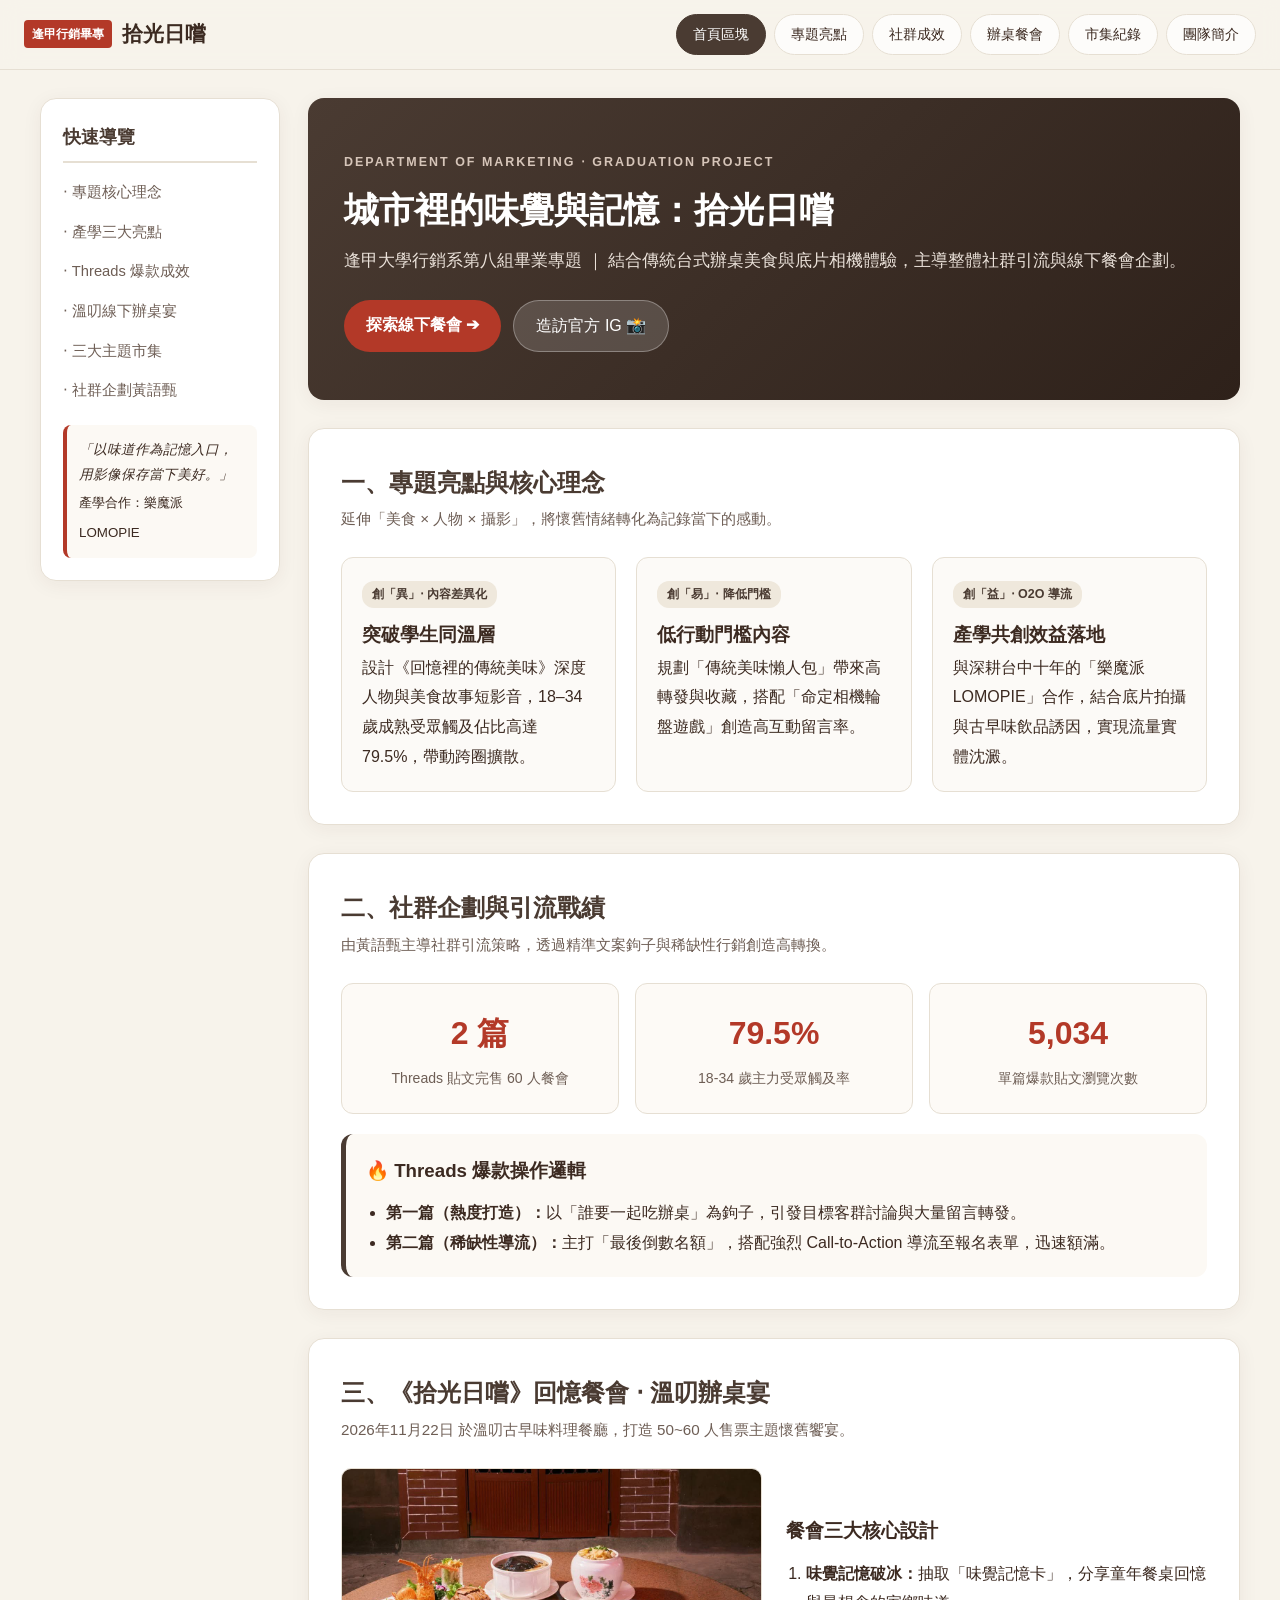
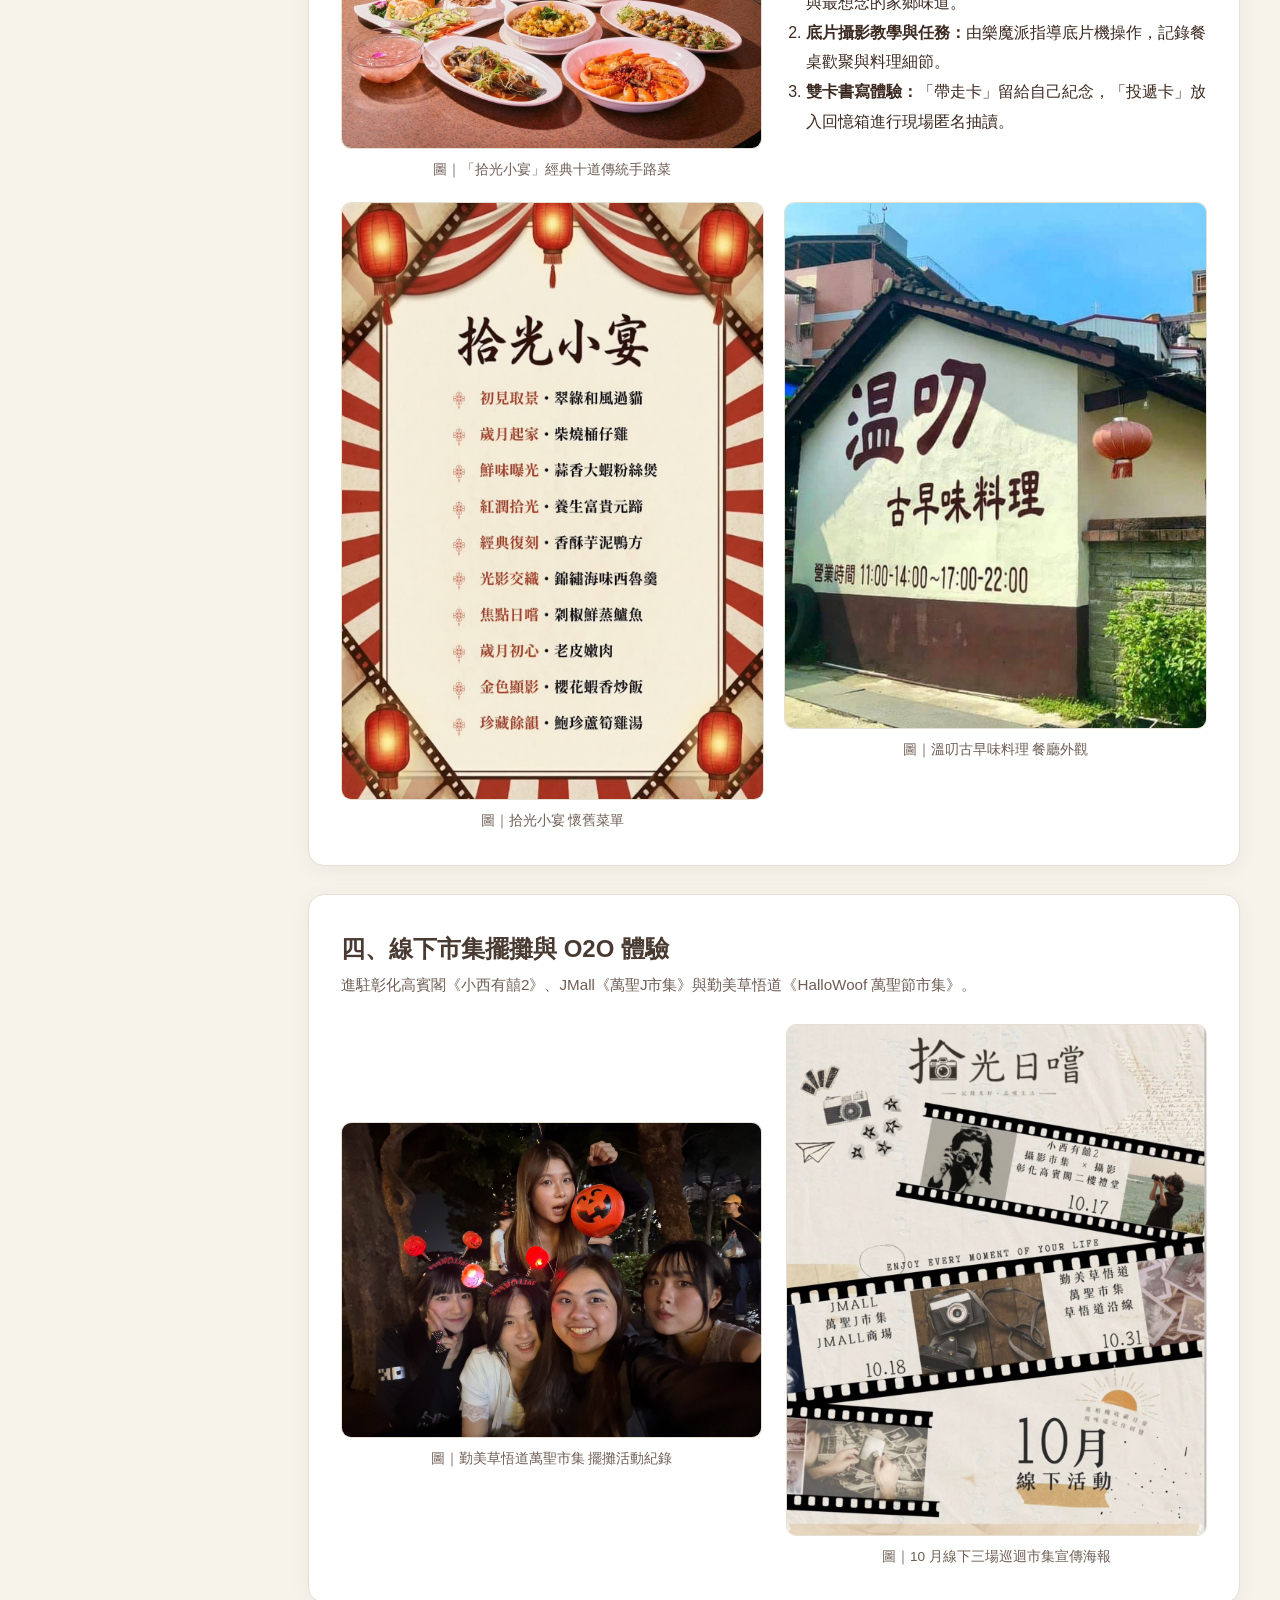
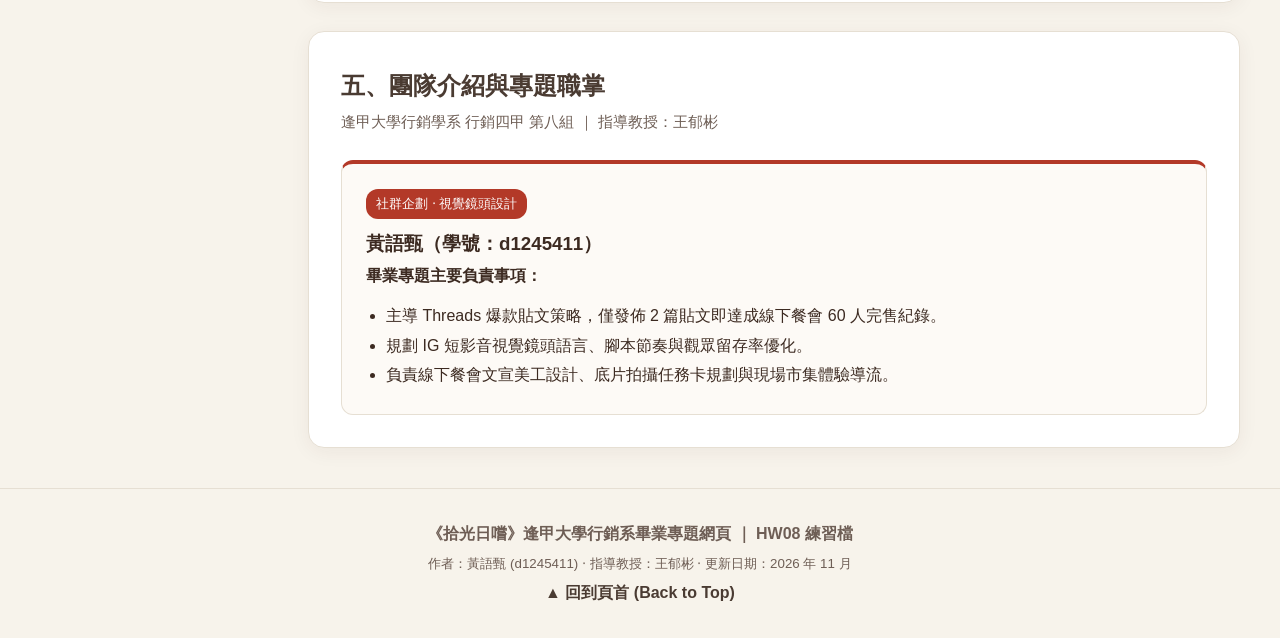
<file: index.html>
<!DOCTYPE html>
<html lang="zh-Hant">
<head>
    <meta charset="UTF-8">
    <meta name="viewport" content="width=device-width, initial-scale=1.0">
    <title>《拾光日嚐》× 樂魔派｜逢甲行銷畢業專題 — 黃語甄 d1245411</title>
    
    <!-- SEO 語意化 Metadata -->
    <meta name="description" content="逢甲大學行銷系第8組畢業專題《拾光日嚐》與樂魔派產學合作，整合台式古早味辦桌美食與底片相機體驗，主導 Threads 爆款引流與溫叨線下餐會企劃。">
    <meta name="keywords" content="拾光日嚐, 樂魔派, 逢甲行銷畢業專題, 黃語甄, 社群企劃, 辦桌餐會, 底片攝影, 溫叨古早味">
    <meta name="author" content="黃語甄 d1245411">
    <meta name="robots" content="index, follow">
    
    <!-- Open Graph 社群分享摘要 -->
    <meta property="og:type" content="article">
    <meta property="og:locale" content="zh_TW">
    <meta property="og:title" content="《拾光日嚐》× 樂魔派｜逢甲行銷畢業專題社群企劃與線下餐會">
    <meta property="og:description" content="結合傳統辦桌美食與底片攝影體驗，Threads 2篇貼文即達成 60 人完售紀錄！">
    <meta property="og:image" content="images/event-flyer.jpg">
    <meta property="og:image:alt" content="拾光日嚐 10月線下活動宣傳海報">

    <!-- 載入外部 CSS 樣式檔 (符合 HW08 規範) -->
    <link rel="stylesheet" href="css/style.css">
</head>

<body>
    <!-- 1. 頂部膠囊導覽列 (Top Navbar) -->
    <header class="navbar-header">
        <div class="navbar-container">
            <a href="#top" class="brand-logo">
                <span class="logo-badge">逢甲行銷畢專</span>
                <span class="logo-title">拾光日嚐</span>
            </a>
            <nav class="nav-pills" aria-label="主要頁面導覽">
                <a href="#hero" class="pill-btn active">首頁區塊</a>
                <a href="#highlights" class="pill-btn">專題亮點</a>
                <a href="#social" class="pill-btn">社群成效</a>
                <a href="#banquet" class="pill-btn">辦桌餐會</a>
                <a href="#market" class="pill-btn">市集紀錄</a>
                <a href="#team" class="pill-btn">團隊簡介</a>
            </nav>
        </div>
    </header>

    <!-- 2. 主體雙欄排版區：側邊欄 (Sidebar) + 主要內容區 (Main Content) -->
    <div class="layout-wrapper" id="top">
        
        <!-- 左側固定側邊欄 (Sidebar) -->
        <aside class="sidebar" aria-label="側邊欄快速導覽">
            <div class="sidebar-card">
                <h3 class="sidebar-title">快速導覽</h3>
                <ul class="sidebar-menu">
                    <li><a href="#hero">‧ 專題核心理念</a></li>
                    <li><a href="#highlights">‧ 產學三大亮點</a></li>
                    <li><a href="#social">‧ Threads 爆款成效</a></li>
                    <li><a href="#banquet">‧ 溫叨線下辦桌宴</a></li>
                    <li><a href="#market">‧ 三大主題市集</a></li>
                    <li><a href="#team">‧ 社群企劃黃語甄</a></li>
                </ul>
                <div class="sidebar-callout">
                    <p class="quote-text">「以味道作為記憶入口，用影像保存當下美好。」</p>
                    <small>產學合作：樂魔派 LOMOPIE</small>
                </div>
            </div>
        </aside>

        <!-- 右側主要內容區 (Main Content Area) -->
        <main class="main-content" id="main-content">
            
            <!-- Hero 主視覺 Banner 區塊 -->
            <section id="hero" class="hero-banner">
                <div class="hero-overlay">
                    <span class="hero-subtitle">DEPARTMENT OF MARKETING ‧ GRADUATION PROJECT</span>
                    <h1 class="hero-title">城市裡的味覺與記憶：拾光日嚐</h1>
                    <p class="hero-desc">逢甲大學行銷系第八組畢業專題 ｜ 結合傳統台式辦桌美食與底片相機體驗，主導整體社群引流與線下餐會企劃。</p>
                    <div class="hero-actions">
                        <a href="#banquet" class="btn-primary">探索線下餐會 ➔</a>
                        <a href="https://www.instagram.com/taste.of.moments" target="_blank" rel="noopener noreferrer" class="btn-secondary">造訪官方 IG 📸</a>
                    </div>
                </div>
            </section>

            <!-- 區塊一：專題亮點與核心理念 (CSS 3欄 Grid) -->
            <section id="highlights" class="content-section">
                <div class="section-header">
                    <h2>一、專題亮點與核心理念</h2>
                    <p class="section-sub">延伸「美食 × 人物 × 攝影」，將懷舊情緒轉化為記錄當下的感動。</p>
                </div>

                <div class="grid-3-col">
                    <article class="info-card">
                        <div class="card-tag">創「異」‧ 內容差異化</div>
                        <h3>突破學生同溫層</h3>
                        <p>設計《回憶裡的傳統美味》深度人物與美食故事短影音，18–34 歲成熟受眾觸及佔比高達 79.5%，帶動跨圈擴散。</p>
                    </article>

                    <article class="info-card">
                        <div class="card-tag">創「易」‧ 降低門檻</div>
                        <h3>低行動門檻內容</h3>
                        <p>規劃「傳統美味懶人包」帶來高轉發與收藏，搭配「命定相機輪盤遊戲」創造高互動留言率。</p>
                    </article>

                    <article class="info-card">
                        <div class="card-tag">創「益」‧ O2O 導流</div>
                        <h3>產學共創效益落地</h3>
                        <p>與深耕台中十年的「樂魔派 LOMOPIE」合作，結合底片拍攝與古早味飲品誘因，實現流量實體沈澱。</p>
                    </article>
                </div>
            </section>

            <!-- 區塊二：社群企劃成效展示 (CSS Stats Grid) -->
            <section id="social" class="content-section">
                <div class="section-header">
                    <h2>二、社群企劃與引流戰績</h2>
                    <p class="section-sub">由黃語甄主導社群引流策略，透過精準文案鉤子與稀缺性行銷創造高轉換。</p>
                </div>

                <div class="stats-grid">
                    <div class="stat-card">
                        <span class="stat-number">2 篇</span>
                        <span class="stat-label">Threads 貼文完售 60 人餐會</span>
                    </div>
                    <div class="stat-card">
                        <span class="stat-number">79.5%</span>
                        <span class="stat-label">18-34 歲主力受眾觸及率</span>
                    </div>
                    <div class="stat-card">
                        <span class="stat-number">5,034</span>
                        <span class="stat-label">單篇爆款貼文瀏覽次數</span>
                    </div>
                </div>

                <div class="strategy-box">
                    <h3>🔥 Threads 爆款操作邏輯</h3>
                    <ul>
                        <li><strong>第一篇（熱度打造）：</strong>以「誰要一起吃辦桌」為鉤子，引發目標客群討論與大量留言轉發。</li>
                        <li><strong>第二篇（稀缺性導流）：</strong>主打「最後倒數名額」，搭配強烈 Call-to-Action 導流至報名表單，迅速額滿。</li>
                    </ul>
                </div>
            </section>

            <!-- 區塊三：線下辦桌餐會 (CSS 2欄 Grid) -->
            <section id="banquet" class="content-section">
                <div class="section-header">
                    <h2>三、《拾光日嚐》回憶餐會 ‧ 溫叨辦桌宴</h2>
                    <p class="section-sub">2026年11月22日 於溫叨古早味料理餐廳，打造 50~60 人售票主題懷舊饗宴。</p>
                </div>

                <div class="grid-2-col">
                    <div class="image-box">
                        <img src="images/dishes-overview.jpg" alt="溫叨古早味辦桌澎湃菜餚" loading="lazy">
                        <span class="img-caption">圖｜「拾光小宴」經典十道傳統手路菜</span>
                    </div>
                    <div class="text-box">
                        <h3>餐會三大核心設計</h3>
                        <ol class="custom-ol">
                            <li><strong>味覺記憶破冰：</strong>抽取「味覺記憶卡」，分享童年餐桌回憶與最想念的家鄉味道。</li>
                            <li><strong>底片攝影教學與任務：</strong>由樂魔派指導底片機操作，記錄餐桌歡聚與料理細節。</li>
                            <li><strong>雙卡書寫體驗：</strong>「帶走卡」留給自己紀念，「投遞卡」放入回憶箱進行現場匿名抽讀。</li>
                        </ol>
                    </div>
                </div>

                <div class="grid-2-col-even margin-top-20">
                    <div class="image-box">
                        <img src="images/banquet-menu.jpg" alt="拾光小宴菜單海報" loading="lazy">
                        <span class="img-caption">圖｜拾光小宴 懷舊菜單</span>
                    </div>
                    <div class="image-box">
                        <img src="images/restaurant-exterior.jpg" alt="溫叨古早味料理餐廳外觀" loading="lazy">
                        <span class="img-caption">圖｜溫叨古早味料理 餐廳外觀</span>
                    </div>
                </div>
            </section>

            <!-- 區塊四：三大主題市集紀錄 -->
            <section id="market" class="content-section">
                <div class="section-header">
                    <h2>四、線下市集擺攤與 O2O 體驗</h2>
                    <p class="section-sub">進駐彰化高賓閣《小西有囍2》、JMall《萬聖J市集》與勤美草悟道《HalloWoof 萬聖節市集》。</p>
                </div>

                <div class="grid-2-col">
                    <div class="image-box">
                        <img src="images/team-halloween.jpg" alt="勤美草悟道萬聖節市集團隊合照" loading="lazy">
                        <span class="img-caption">圖｜勤美草悟道萬聖市集 擺攤活動紀錄</span>
                    </div>
                    <div class="image-box">
                        <img src="images/event-flyer.jpg" alt="10月線下活動海報" loading="lazy">
                        <span class="img-caption">圖｜10 月線下三場巡迴市集宣傳海報</span>
                    </div>
                </div>
            </section>

            <!-- 區塊五：團隊介紹與個人職掌 -->
            <section id="team" class="content-section">
                <div class="section-header">
                    <h2>五、團隊介紹與專題職掌</h2>
                    <p class="section-sub">逢甲大學行銷學系 行銷四甲 第八組 ｜ 指導教授：王郁彬</p>
                </div>

                <div class="profile-card-main">
                    <div class="profile-badge">社群企劃 ‧ 視覺鏡頭設計</div>
                    <h3>黃語甄（學號：d1245411）</h3>
                    <p class="profile-desc"><strong>畢業專題主要負責事項：</strong></p>
                    <ul class="profile-list">
                        <li>主導 Threads 爆款貼文策略，僅發佈 2 篇貼文即達成線下餐會 60 人完售紀錄。</li>
                        <li>規劃 IG 短影音視覺鏡頭語言、腳本節奏與觀眾留存率優化。</li>
                        <li>負責線下餐會文宣美工設計、底片拍攝任務卡規劃與現場市集體驗導流。</li>
                    </ul>
                </div>
            </section>

        </main>
    </div>

    <!-- 3. 頁尾區域 (Footer) -->
    <footer class="site-footer">
        <p><strong>《拾光日嚐》逢甲大學行銷系畢業專題網頁 ｜ HW08 練習檔</strong></p>
        <p><small>作者：黃語甄 (d1245411) ‧ 指導教授：王郁彬 ‧ 更新日期：2026 年 11 月</small></p>
        <p><a href="#top" class="back-top">▲ 回到頁首 (Back to Top)</a></p>
    </footer>
</body>
</html>
</file>
<file: css/style.css>
/* =========================================================
   《拾光日嚐》 Graduation Project - Master Stylesheet
   Style: Warm Beige & Pastel Vintage Aesthetic
   Author: 黃語甄 (d1245411) - 逢甲行銷四甲
   ========================================================= */

/* 1. CSS 全局變數與重設 */
:root {
    --bg-color: #f7f3eb;         /* 柔和米白背景 (國漫館復古風格) */
    --card-bg: #ffffff;          /* 卡片純白底色 */
    --text-main: #3c2a21;        /* 濃郁暖褐色文字 */
    --text-muted: #6e5e55;       /* 次要灰色文字 */
    --accent-brown: #4a3b32;     /* 膠囊按鈕與標題深棕 */
    --accent-red: #b33928;       /* 強調紅棕色 */
    --border-color: #e6dfd3;     /* 細緻邊框色 */
    --shadow-soft: 0 4px 20px rgba(60, 42, 33, 0.06);
    --radius-lg: 16px;
    --radius-pill: 30px;
}

* {
    box-sizing: border-box;
    margin: 0;
    padding: 0;
}

html {
    scroll-behavior: smooth;
}

body {
    background-color: var(--bg-color);
    color: var(--text-main);
    font-family: "PingFang TC", "Microsoft JhengHei", sans-serif;
    line-height: 1.85;
    font-size: 16px;
}

/* 2. 頂部膠囊導覽列 (Navbar Header) */
.navbar-header {
    position: sticky;
    top: 0;
    z-index: 100;
    background-color: rgba(247, 243, 235, 0.92);
    backdrop-filter: blur(10px);
    border-bottom: 1px solid var(--border-color);
    padding: 14px 24px;
}

.navbar-container {
    max-width: 1240px;
    margin: 0 auto;
    display: flex;
    justify-content: space-between;
    align-items: center;
}

.brand-logo {
    display: flex;
    align-items: center;
    gap: 10px;
    text-decoration: none;
}

.logo-badge {
    background-color: var(--accent-red);
    color: #ffffff;
    font-size: 0.75rem;
    padding: 3px 8px;
    border-radius: 4px;
    font-weight: bold;
}

.logo-title {
    font-size: 1.3rem;
    font-weight: 700;
    color: var(--text-main);
}

.nav-pills {
    display: flex;
    gap: 8px;
    flex-wrap: wrap;
}

.pill-btn {
    text-decoration: none;
    color: var(--text-main);
    background-color: rgba(255, 255, 255, 0.75);
    padding: 6px 16px;
    border-radius: var(--radius-pill);
    font-size: 0.9rem;
    border: 1px solid var(--border-color);
    transition: all 0.25s ease;
}

.pill-btn:hover, .pill-btn.active {
    background-color: var(--accent-brown);
    color: #ffffff;
    border-color: var(--accent-brown);
}

/* 3. 雙欄主要版面結構 (Layout Wrapper) */
.layout-wrapper {
    max-width: 1240px;
    margin: 28px auto;
    padding: 0 20px;
    display: grid;
    grid-template-columns: 240px 1fr;
    gap: 28px;
}

/* 4. 左側邊欄 (Sticky Sidebar) */
.sidebar {
    position: relative;
}

.sidebar-card {
    position: sticky;
    top: 85px;
    background-color: var(--card-bg);
    border: 1px solid var(--border-color);
    border-radius: var(--radius-lg);
    padding: 22px;
    box-shadow: var(--shadow-soft);
}

.sidebar-title {
    font-size: 1.1rem;
    margin-bottom: 14px;
    color: var(--accent-brown);
    border-bottom: 2px solid var(--border-color);
    padding-bottom: 8px;
}

.sidebar-menu {
    list-style: none;
}

.sidebar-menu li {
    margin-bottom: 10px;
}

.sidebar-menu a {
    text-decoration: none;
    color: var(--text-muted);
    font-size: 0.92rem;
    transition: color 0.2s;
}

.sidebar-menu a:hover {
    color: var(--accent-red);
    font-weight: bold;
}

.sidebar-callout {
    margin-top: 20px;
    padding: 12px;
    background-color: #fcf9f4;
    border-radius: 8px;
    border-left: 4px solid var(--accent-red);
}

.quote-text {
    font-size: 0.85rem;
    color: var(--text-main);
    font-style: italic;
}

/* 5. 右側主要內容區與 Hero Banner */
.main-content {
    display: flex;
    flex-direction: column;
    gap: 28px;
}

.hero-banner {
    background: linear-gradient(135deg, #4a3b32 0%, #2e211a 100%);
    color: #ffffff;
    border-radius: var(--radius-lg);
    padding: 48px 36px;
    box-shadow: var(--shadow-soft);
}

.hero-subtitle {
    font-size: 0.78rem;
    letter-spacing: 2px;
    color: #d6c5b9;
    font-weight: 600;
}

.hero-title {
    font-size: 2.2rem;
    margin: 12px 0;
    line-height: 1.3;
}

.hero-desc {
    font-size: 1.05rem;
    color: #eae1d9;
    margin-bottom: 24px;
}

.hero-actions {
    display: flex;
    gap: 12px;
}

.btn-primary {
    background-color: var(--accent-red);
    color: #ffffff;
    text-decoration: none;
    padding: 10px 22px;
    border-radius: var(--radius-pill);
    font-weight: bold;
    transition: opacity 0.2s;
}

.btn-secondary {
    background-color: rgba(255, 255, 255, 0.15);
    color: #ffffff;
    text-decoration: none;
    padding: 10px 22px;
    border-radius: var(--radius-pill);
    border: 1px solid rgba(255, 255, 255, 0.3);
}

/* 6. 通用內容卡片與 Grid 系統 */
.content-section {
    background-color: var(--card-bg);
    border: 1px solid var(--border-color);
    border-radius: var(--radius-lg);
    padding: 32px;
    box-shadow: var(--shadow-soft);
}

.section-header {
    margin-bottom: 24px;
}

.section-header h2 {
    font-size: 1.5rem;
    color: var(--accent-brown);
}

.section-sub {
    color: var(--text-muted);
    font-size: 0.95rem;
}

/* Grid Layouts */
.grid-3-col {
    display: grid;
    grid-template-columns: repeat(3, 1fr);
    gap: 20px;
}

.grid-2-col {
    display: grid;
    grid-template-columns: 1fr 1fr;
    gap: 24px;
    align-items: center;
}

.grid-2-col-even {
    display: grid;
    grid-template-columns: 1fr 1fr;
    gap: 20px;
}

.info-card {
    background-color: #fcfaf7;
    border: 1px solid var(--border-color);
    padding: 20px;
    border-radius: 12px;
}

.card-tag {
    display: inline-block;
    font-size: 0.78rem;
    background-color: #efe8dc;
    color: var(--accent-brown);
    padding: 2px 10px;
    border-radius: 12px;
    font-weight: bold;
    margin-bottom: 10px;
}

/* 社群成效數據 Grid */
.stats-grid {
    display: grid;
    grid-template-columns: repeat(3, 1fr);
    gap: 16px;
    margin-bottom: 20px;
}

.stat-card {
    background: #fdfaf6;
    border: 1px solid var(--border-color);
    padding: 20px;
    text-align: center;
    border-radius: 12px;
}

.stat-number {
    display: block;
    font-size: 2rem;
    font-weight: bold;
    color: var(--accent-red);
}

.stat-label {
    font-size: 0.88rem;
    color: var(--text-muted);
}

.strategy-box {
    background-color: #fcf9f4;
    padding: 20px;
    border-radius: 12px;
    border-left: 5px solid var(--accent-brown);
}

.strategy-box ul, .custom-ol {
    margin-top: 10px;
    padding-left: 20px;
}

/* 圖片與圖說處理 */
.image-box img {
    width: 100%;
    height: auto;
    border-radius: 10px;
    display: block;
    border: 1px solid var(--border-color);
}

.img-caption {
    display: block;
    font-size: 0.85rem;
    color: var(--text-muted);
    margin-top: 8px;
    text-align: center;
}

/* 個人資料卡 */
.profile-card-main {
    background-color: #fdfaf6;
    border: 1px solid var(--border-color);
    padding: 24px;
    border-radius: 12px;
    border-top: 4px solid var(--accent-red);
}

.profile-badge {
    display: inline-block;
    background-color: var(--accent-red);
    color: #ffffff;
    font-size: 0.8rem;
    padding: 3px 10px;
    border-radius: 12px;
    margin-bottom: 8px;
}

.profile-list {
    margin-top: 10px;
    padding-left: 20px;
}

/* 頁尾 Footer */
.site-footer {
    text-align: center;
    padding: 30px 20px;
    color: var(--text-muted);
    border-top: 1px solid var(--border-color);
    margin-top: 40px;
}

.back-top {
    color: var(--accent-brown);
    text-decoration: none;
    font-weight: bold;
}

.margin-top-20 {
    margin-top: 20px;
}

/* 7. RWD 手機與平板自適應設定 (Responsive Media Queries) */
@media (max-width: 900px) {
    .layout-wrapper {
        grid-template-columns: 1fr;
    }

    .sidebar {
        display: none; /* 手機端自動隱藏側邊欄，依靠頂部導覽列 */
    }

    .grid-3-col, .grid-2-col, .grid-2-col-even, .stats-grid {
        grid-template-columns: 1fr;
    }

    .navbar-container {
        flex-direction: column;
        gap: 12px;
    }

    .hero-title {
        font-size: 1.7rem;
    }

    .content-section {
        padding: 20px 16px;
    }
}
</file>
